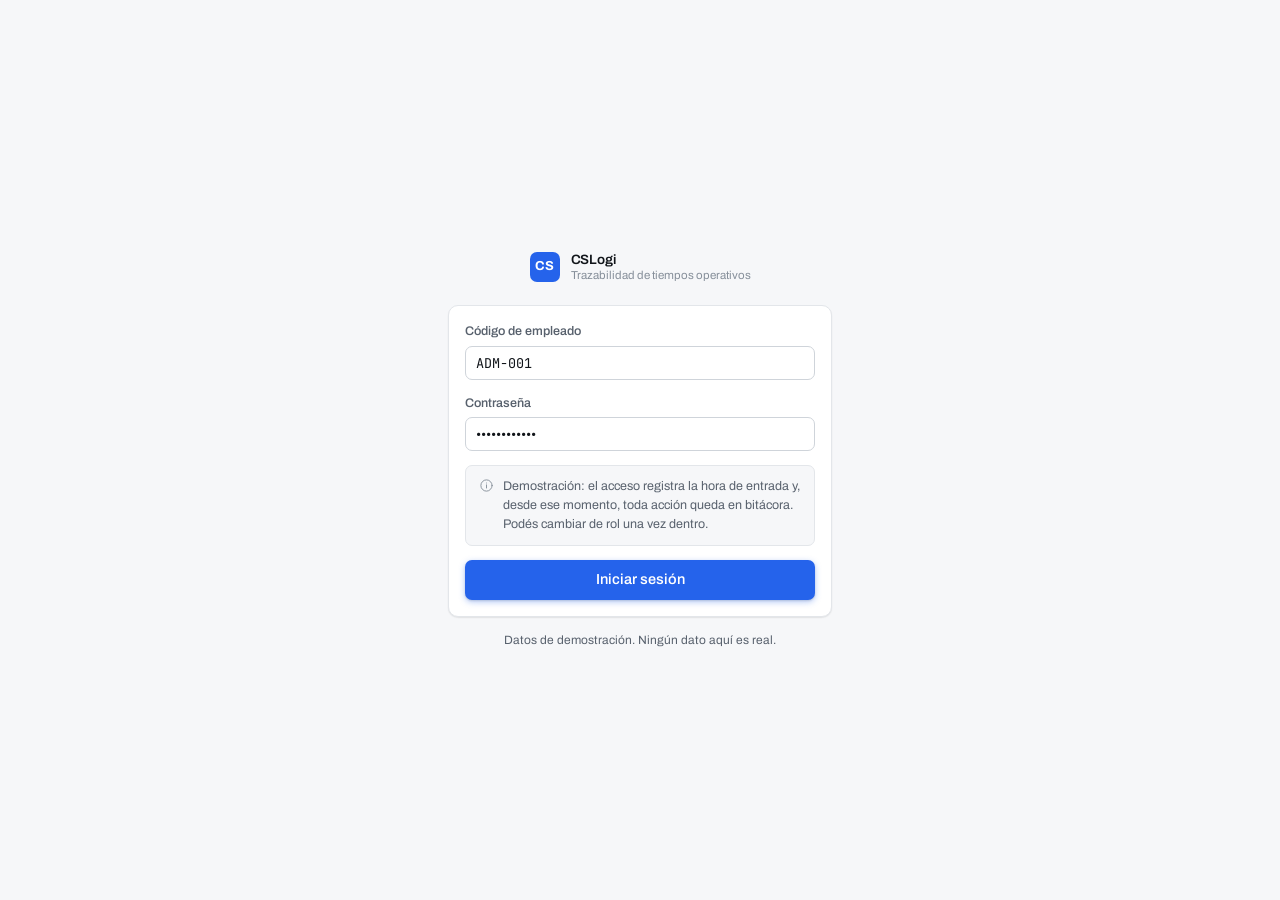
<file: index.html>
<!DOCTYPE html>
<html lang="es-GT">
<head>
<meta charset="utf-8">
<meta name="viewport" content="width=device-width, initial-scale=1">
<title>CSLogi · Trazabilidad de Tiempos Operativos</title>
<meta http-equiv="refresh" content="0; url=demo/">
<link rel="canonical" href="demo/">
<style>
  body {
    margin: 0; min-height: 100vh; display: grid; place-items: center;
    background: #f6f7f9; color: #11151a;
    font-family: -apple-system, BlinkMacSystemFont, "Segoe UI", Roboto, sans-serif;
  }
  .box { text-align: center; padding: 24px; }
  a { color: #2563eb; font-weight: 600; }
</style>
<link rel="icon" href="favicon.svg" type="image/svg+xml">
</head>
<body>
  <div class="box">
    <p>Abriendo la demo…</p>
    <p>Si no carga sola, <a href="demo/">entrá aquí</a>.</p>
  </div>
  <script>location.replace('demo/');</script>
</body>
</html>
</file>
<file: demo/styles.css>
/* ============================================================
   CSLogi · Trazabilidad de Tiempos Operativos
   Hoja de estilos — demo
   ============================================================ */

/* ---------- Tokens ---------- */
:root {
  --bg:            #ffffff;
  --bg-sunken:     #f6f7f9;
  --surface:       #ffffff;
  --surface-2:     #f6f7f9;
  --surface-3:     #eef0f3;
  --border:        #e3e6ea;
  --border-strong: #cfd4da;
  --text:          #11151a;
  --text-2:        #58616d;
  --text-3:        #868f9a;
  --accent:        #2563eb;
  --accent-hover:  #1d4ed8;
  --accent-fg:     #ffffff;
  --accent-soft:   #eef3ff;
  --accent-ring:   rgba(37, 99, 235, .35);

  --ok-fg:   #0f6b40; --ok-bg:   #e6f4ec; --ok-bd:   #bfe2cf;
  --run-fg:  #1d4ed8; --run-bg:  #eaf1fe; --run-bd:  #c4d7fb;
  --warn-fg: #8a5900; --warn-bg: #fdf3e0; --warn-bd: #f1dcaf;
  --late-fg: #b3261e; --late-bg: #fdeceb; --late-bd: #f4c9c5;
  --idle-fg: #69737e; --idle-bg: #f1f3f5; --idle-bd: #e0e4e8;

  --shadow-sm: 0 1px 2px rgba(16,21,26,.05), 0 1px 1px rgba(16,21,26,.04);
  --shadow-md: 0 4px 12px rgba(16,21,26,.07), 0 1px 3px rgba(16,21,26,.05);
  --shadow-lg: 0 16px 40px rgba(16,21,26,.14), 0 4px 10px rgba(16,21,26,.07);

  --r-sm: 5px; --r-md: 7px; --r-lg: 10px;
  --ease: cubic-bezier(.16,1,.3,1);
  --sidebar: 236px;
}

[data-theme="dark"] {
  --bg:            #212529;
  --bg-sunken:     #1a1e21;
  --surface:       #272c31;
  --surface-2:     #2d3238;
  --surface-3:     #343a41;
  --border:        #3a4148;
  --border-strong: #4c555e;
  --text:          #e9edf1;
  --text-2:        #a5afb9;
  --text-3:        #7c8793;
  --accent:        #5e8ef7;
  --accent-hover:  #7aa3f9;
  --accent-fg:     #10151b;
  --accent-soft:   #253148;
  --accent-ring:   rgba(94,142,247,.4);

  --ok-fg:   #6dd49b; --ok-bg:   #1c3327; --ok-bd:   #2f5a43;
  --run-fg:  #8fb3fb; --run-bg:  #1e2a42; --run-bd:  #34496f;
  --warn-fg: #e6bc64; --warn-bg: #36301d; --warn-bd: #5b4f2c;
  --late-fg: #f3968d; --late-bg: #392421; --late-bd: #603a35;
  --idle-fg: #99a3ad; --idle-bg: #2a2f35; --idle-bd: #3b424a;

  --shadow-sm: 0 1px 2px rgba(0,0,0,.3);
  --shadow-md: 0 4px 12px rgba(0,0,0,.35), 0 1px 3px rgba(0,0,0,.25);
  --shadow-lg: 0 16px 40px rgba(0,0,0,.5), 0 4px 10px rgba(0,0,0,.3);
}

/* ---------- Reset ---------- */
*, *::before, *::after { box-sizing: border-box; }
html, body { height: 100%; }
body {
  margin: 0;
  background: var(--bg-sunken);
  color: var(--text);
  font-family: Archivo, -apple-system, BlinkMacSystemFont, "Segoe UI", Roboto, sans-serif;
  font-size: 14px;
  line-height: 1.5;
  -webkit-font-smoothing: antialiased;
  text-rendering: optimizeLegibility;
}
h1,h2,h3,h4,p,figure { margin: 0; }
button, input, select, textarea { font: inherit; color: inherit; }
button { cursor: pointer; background: none; border: none; padding: 0; }
table { border-collapse: collapse; width: 100%; }
a { color: var(--accent); text-decoration: none; }

/* ---------- Superficies del navegador ---------- */
::selection { background: var(--accent-soft); color: var(--text); }
:root { caret-color: var(--accent); scrollbar-color: var(--border-strong) transparent; scrollbar-width: thin; }
::-webkit-scrollbar { width: 11px; height: 11px; }
::-webkit-scrollbar-track { background: transparent; }
::-webkit-scrollbar-thumb {
  background: var(--border-strong); border-radius: 99px;
  border: 3px solid var(--bg-sunken); background-clip: padding-box;
}
::-webkit-scrollbar-thumb:hover { background: var(--text-3); background-clip: padding-box; }
:focus { outline: none; }
:focus-visible { outline: 2px solid var(--accent); outline-offset: 2px; border-radius: 3px; }

.num { font-variant-numeric: tabular-nums; font-feature-settings: "tnum" 1; }
.mono {
  font-family: "JetBrains Mono", ui-monospace, "SF Mono", Menlo, Consolas, monospace;
  font-variant-numeric: tabular-nums;
}

/* ---------- Estructura ---------- */
.app { display: grid; grid-template-columns: var(--sidebar) 1fr; min-height: 100vh; }

/* ---------- Barra lateral ---------- */
.sidebar {
  background: var(--bg); border-right: 1px solid var(--border);
  display: flex; flex-direction: column;
  position: sticky; top: 0; height: 100vh;
}
.brand {
  display: flex; align-items: center; gap: 10px;
  padding: 18px 16px 16px; border-bottom: 1px solid var(--border);
}
.brand-mark {
  width: 30px; height: 30px; border-radius: var(--r-md);
  background: var(--accent); color: var(--accent-fg);
  display: grid; place-items: center; flex-shrink: 0;
  font-weight: 700; font-size: 13px; letter-spacing: -.02em;
}
.brand-name { font-weight: 600; font-size: 13.5px; letter-spacing: -.01em; line-height: 1.25; }
.brand-sub { font-size: 11.5px; color: var(--text-3); line-height: 1.25; }

.nav { padding: 10px 8px; flex: 1; overflow-y: auto; }
.nav-group-label {
  font-size: 10.5px; font-weight: 600; letter-spacing: .07em; text-transform: uppercase;
  color: var(--text-3); padding: 12px 8px 5px;
}
.nav-item {
  display: flex; align-items: center; gap: 9px; width: 100%;
  padding: 7px 8px; border-radius: var(--r-sm);
  color: var(--text-2); font-size: 13.5px; font-weight: 450;
  transition: background .12s var(--ease), color .12s var(--ease);
  text-align: left;
}
.nav-item:hover { background: var(--surface-2); color: var(--text); }
.nav-item[aria-current="page"] { background: var(--accent-soft); color: var(--accent); font-weight: 550; }
.nav-item svg { flex-shrink: 0; opacity: .85; }
.nav-item[aria-current="page"] svg { opacity: 1; }
.nav-badge {
  margin-left: auto; font-size: 11px; font-weight: 600; padding: 1px 6px;
  border-radius: 99px; background: var(--late-bg); color: var(--late-fg);
}

.sidebar-foot { border-top: 1px solid var(--border); padding: 10px; display: grid; gap: 8px; }
.role-switch { display: grid; gap: 5px; }
.role-switch-label {
  font-size: 10.5px; font-weight: 600; letter-spacing: .07em;
  text-transform: uppercase; color: var(--text-3);
}
.seg { display: flex; background: var(--surface-2); border-radius: var(--r-md); padding: 2px; gap: 2px; }
.seg button {
  flex: 1; padding: 5px 4px; border-radius: var(--r-sm);
  font-size: 11.5px; font-weight: 550; color: var(--text-2);
  transition: background .14s var(--ease), color .14s var(--ease);
}
.seg button:hover { color: var(--text); }
.seg button[aria-pressed="true"] { background: var(--surface); color: var(--text); box-shadow: var(--shadow-sm); }

.user-chip { display: flex; align-items: center; gap: 9px; padding: 6px 4px; }
.avatar {
  width: 28px; height: 28px; border-radius: 50%; flex-shrink: 0;
  background: var(--surface-3); color: var(--text-2);
  display: grid; place-items: center; font-size: 11px; font-weight: 650;
}
.user-name { font-size: 12.5px; font-weight: 550; line-height: 1.2; }
.user-meta { font-size: 11px; color: var(--text-3); line-height: 1.2; }
.icon-btn {
  width: 30px; height: 30px; border-radius: var(--r-sm); display: grid; place-items: center;
  color: var(--text-2); transition: background .12s var(--ease), color .12s var(--ease);
}
.icon-btn:hover { background: var(--surface-2); color: var(--text); }

/* ---------- Área principal ---------- */
.main { min-width: 0; display: flex; flex-direction: column; }
.topbar {
  position: sticky; top: 0; z-index: 20;
  background: color-mix(in srgb, var(--bg) 88%, transparent);
  backdrop-filter: saturate(1.6) blur(10px);
  border-bottom: 1px solid var(--border);
  display: flex; align-items: center; gap: 14px; padding: 0 22px; height: 54px;
}
.crumb { font-size: 13px; color: var(--text-3); display: flex; align-items: center; gap: 7px; }
.crumb strong { color: var(--text); font-weight: 600; }
.topbar-actions { margin-left: auto; display: flex; align-items: center; gap: 8px; }
.content { padding: 24px; max-width: 1380px; width: 100%; }
.page-head { margin-bottom: 20px; }
.page-title { font-size: 21px; font-weight: 650; letter-spacing: -.022em; }
.page-desc { color: var(--text-2); margin-top: 3px; font-size: 13.5px; }

/* ---------- Controles ---------- */
.btn {
  display: inline-flex; align-items: center; justify-content: center; gap: 7px;
  height: 34px; padding: 0 13px; border-radius: var(--r-md);
  border: 1px solid var(--border-strong); background: var(--surface);
  font-size: 13.5px; font-weight: 550; color: var(--text);
  box-shadow: var(--shadow-sm);
  transition: background .13s var(--ease), border-color .13s var(--ease), transform .13s var(--ease);
}
.btn:hover { background: var(--surface-2); border-color: var(--text-3); }
.btn:active { transform: translateY(.5px); }
.btn-primary {
  background: var(--accent); border-color: transparent; color: var(--accent-fg);
  box-shadow: 0 1px 2px rgba(16,21,26,.12), 0 2px 6px var(--accent-ring);
}
.btn-primary:hover { background: var(--accent-hover); border-color: transparent; }
.btn-danger { color: var(--late-fg); border-color: var(--late-bd); background: var(--late-bg); }
.btn-danger:hover { background: var(--late-bg); border-color: var(--late-fg); }
.btn-sm { height: 28px; padding: 0 10px; font-size: 12.5px; border-radius: var(--r-sm); }
.btn-lg { height: 40px; padding: 0 18px; font-size: 14.5px; }
.btn:disabled { opacity: .45; pointer-events: none; }
.btn-ghost { border-color: transparent; background: transparent; box-shadow: none; }
.btn-ghost:hover { background: var(--surface-2); border-color: transparent; }

.field { display: grid; gap: 5px; }
.label { font-size: 12.5px; font-weight: 550; color: var(--text-2); }
.hint { font-size: 12px; color: var(--text-3); }
.input, .select {
  height: 34px; padding: 0 10px; border-radius: var(--r-md);
  border: 1px solid var(--border-strong); background: var(--surface);
  font-size: 13.5px; width: 100%;
  transition: border-color .13s var(--ease), box-shadow .13s var(--ease);
}
.input:focus, .select:focus { border-color: var(--accent); box-shadow: 0 0 0 3px var(--accent-ring); outline: none; }
.input::placeholder { color: var(--text-3); }
.select {
  appearance: none; padding-right: 28px; cursor: pointer;
  background-image: url("data:image/svg+xml;utf8,<svg xmlns='http://www.w3.org/2000/svg' width='16' height='16' viewBox='0 0 24 24' fill='none' stroke='%23868f9a' stroke-width='2' stroke-linecap='round' stroke-linejoin='round'><polyline points='6 9 12 15 18 9'/></svg>");
  background-repeat: no-repeat; background-position: right 8px center;
}
.input-readonly { background: var(--surface-2); color: var(--text-2); }
.search-wrap { position: relative; }
.search-wrap svg { position: absolute; left: 10px; top: 50%; transform: translateY(-50%); color: var(--text-3); pointer-events: none; }
.search-wrap .input { padding-left: 32px; }

/* ---------- Tarjeta ---------- */
.card {
  background: var(--surface); border: 1px solid var(--border);
  border-radius: var(--r-lg); box-shadow: var(--shadow-sm);
}
.card-head {
  padding: 13px 16px; border-bottom: 1px solid var(--border);
  display: flex; align-items: center; gap: 12px;
}
.card-title { font-size: 14px; font-weight: 600; letter-spacing: -.01em; }
.card-body { padding: 16px; }
.card-foot { padding: 12px 16px; border-top: 1px solid var(--border); display: flex; gap: 8px; align-items: center; }

/* ---------- Insignias de estado ---------- */
.badge {
  display: inline-flex; align-items: center; gap: 5px;
  height: 22px; padding: 0 8px; border-radius: var(--r-sm);
  font-size: 11.5px; font-weight: 600; letter-spacing: -.005em;
  border: 1px solid transparent; white-space: nowrap;
}
.badge svg { width: 12px; height: 12px; flex-shrink: 0; }
.b-ok   { color: var(--ok-fg);   background: var(--ok-bg);   border-color: var(--ok-bd); }
.b-run  { color: var(--run-fg);  background: var(--run-bg);  border-color: var(--run-bd); }
.b-warn { color: var(--warn-fg); background: var(--warn-bg); border-color: var(--warn-bd); }
.b-late { color: var(--late-fg); background: var(--late-bg); border-color: var(--late-bd); }
.b-idle { color: var(--idle-fg); background: var(--idle-bg); border-color: var(--idle-bd); }
.b-verde { color: var(--ok-fg);   background: var(--ok-bg);   border-color: var(--ok-bd); }
.b-rojo  { color: var(--late-fg); background: var(--late-bg); border-color: var(--late-bd); }

/* ---------- Tablas ---------- */
.tbl { font-size: 13.5px; }
.tbl th {
  text-align: left; font-size: 11px; font-weight: 650; letter-spacing: .055em;
  text-transform: uppercase; color: var(--text-3);
  padding: 9px 12px; border-bottom: 1px solid var(--border); white-space: nowrap;
}
.tbl td { padding: 10px 12px; border-bottom: 1px solid var(--border); vertical-align: middle; }
.tbl tbody tr:last-child td { border-bottom: none; }
.tbl tbody tr { transition: background .1s var(--ease); }
.tbl-rows tbody tr:hover { background: var(--surface-2); cursor: pointer; }
.tbl .r { text-align: right; }
.tbl .c { text-align: center; }

/* ---------- Métricas ---------- */
.metrics { display: grid; grid-template-columns: repeat(auto-fit, minmax(168px, 1fr)); gap: 12px; }
.metric {
  background: var(--surface); border: 1px solid var(--border);
  border-radius: var(--r-lg); padding: 13px 15px; box-shadow: var(--shadow-sm);
}
.metric-label { font-size: 12px; color: var(--text-2); font-weight: 500; }
.metric-value {
  font-size: 25px; font-weight: 650; letter-spacing: -.035em;
  margin-top: 3px; line-height: 1.1;
}
.metric-value small { font-size: 14px; font-weight: 500; color: var(--text-3); letter-spacing: 0; }
.metric-note { font-size: 11.5px; color: var(--text-3); margin-top: 3px; }
.metric.is-clickable { cursor: pointer; transition: border-color .13s var(--ease), box-shadow .13s var(--ease); }
.metric.is-clickable:hover { border-color: var(--border-strong); box-shadow: var(--shadow-md); }
.v-ok { color: var(--ok-fg); } .v-late { color: var(--late-fg); } .v-warn { color: var(--warn-fg); }

/* ---------- Encabezado del file ---------- */
.file-head { display: flex; align-items: flex-start; gap: 18px; flex-wrap: wrap; margin-bottom: 18px; }
.file-code {
  font-size: 30px; font-weight: 680; letter-spacing: -.035em; line-height: 1.05;
  font-variant-numeric: tabular-nums;
}
.file-meta { color: var(--text-2); font-size: 13.5px; margin-top: 4px; display: flex; gap: 7px; flex-wrap: wrap; align-items: center; }
.dot-sep { color: var(--text-3); }
.file-head-actions { margin-left: auto; display: flex; gap: 8px; align-items: center; }

/* ---------- Stepper ---------- */
.route-divider {
  display: flex; align-items: center; gap: 12px; margin: 22px 0 14px; padding-left: 4px;
}
.route-divider { max-width: 1080px; }
.route-divider::after { content: ""; flex: 1; height: 1px; background: var(--border); }
.route-label {
  font-size: 11px; font-weight: 650; letter-spacing: .07em; text-transform: uppercase; color: var(--text-3);
}

.steps { display: grid; gap: 0; position: relative; max-width: 1080px; }
.step {
  display: grid; grid-template-columns: 36px 1fr; gap: 0; position: relative;
}
.step-rail { position: relative; display: flex; justify-content: center; padding-top: 13px; }
.step-rail::before {
  content: ""; position: absolute; top: 0; bottom: 0; left: 50%;
  width: 1px; background: var(--border); transform: translateX(-.5px);
}
.step:first-child .step-rail::before { top: 13px; }
.step:last-child .step-rail::before { bottom: calc(100% - 13px); }
.step-marker {
  position: relative; z-index: 1; width: 22px; height: 22px; border-radius: 50%;
  display: grid; place-items: center; font-size: 10.5px; font-weight: 650;
  border: 1px solid var(--border-strong); background: var(--surface); color: var(--text-3);
  font-variant-numeric: tabular-nums;
  transition: background .25s var(--ease), border-color .25s var(--ease), color .25s var(--ease);
}
.step-marker svg { width: 13px; height: 13px; }
.m-ok   { background: var(--ok-fg);   border-color: var(--ok-fg);   color: #fff; }
.m-late { background: var(--late-fg); border-color: var(--late-fg); color: #fff; }
.m-warn { background: var(--warn-fg); border-color: var(--warn-fg); color: #fff; }
.m-run  { background: var(--accent);  border-color: var(--accent);  color: var(--accent-fg); }
.m-na   { background: var(--idle-bg); border-color: var(--border-strong); color: var(--idle-fg); }
[data-theme="dark"] .m-ok, [data-theme="dark"] .m-late, [data-theme="dark"] .m-warn { color: #11151a; }

.step-body { padding: 7px 0 7px 12px; min-width: 0; }
.step-card {
  border: 1px solid var(--border); border-radius: var(--r-md);
  background: var(--surface); padding: 10px 13px;
  display: grid; grid-template-columns: minmax(180px, 1.7fr) 128px 100px 112px auto;
  gap: 12px; align-items: center;
  transition: border-color .2s var(--ease), box-shadow .2s var(--ease), background .2s var(--ease);
}
.step-card.is-pending { background: transparent; border-style: dashed; }
.step-card.is-pending .step-name { color: var(--text-3); }
.step-card.is-active {
  border-color: var(--accent); box-shadow: 0 0 0 3px var(--accent-ring), var(--shadow-md);
  background: var(--surface);
}
.step-card.is-na { opacity: .62; }
.step-n { font-size: 11px; color: var(--text-3); font-weight: 600; font-variant-numeric: tabular-nums; }
.step-name { font-size: 13.5px; font-weight: 550; letter-spacing: -.008em; }
.step-resp { font-size: 12px; color: var(--text-2); margin-top: 2px; display: flex; align-items: center; gap: 5px; }
.step-col-label { font-size: 10.5px; color: var(--text-3); font-weight: 600; letter-spacing: .05em; text-transform: uppercase; }
.step-time { font-size: 12.5px; margin-top: 1px; }
.step-hours { font-size: 15px; font-weight: 620; letter-spacing: -.02em; }
.step-hours small { font-size: 11.5px; font-weight: 500; color: var(--text-3); letter-spacing: 0; }
.step-actions { display: flex; gap: 6px; justify-content: flex-end; align-items: center; }
.step-sel { height: 26px; font-size: 12px; padding: 0 24px 0 7px; background-position: right 5px center; max-width: 210px; }

.ticking { animation: pulse 2.4s var(--ease) infinite; }
@keyframes pulse { 0%,100% { opacity: 1 } 50% { opacity: .45 } }
.step-done-flash { animation: flash .6s var(--ease); }
@keyframes flash {
  0%   { background: var(--ok-bg); }
  100% { background: var(--surface); }
}

/* ---------- Bitácora ---------- */
.log { display: grid; gap: 0; }
.log-row {
  display: grid; grid-template-columns: 136px 20px 1fr; gap: 10px;
  padding: 9px 0; border-bottom: 1px solid var(--border); align-items: start;
}
.log-row:last-child { border-bottom: none; }
.log-time { font-size: 12px; color: var(--text-3); }
.log-ico { display: grid; place-items: center; padding-top: 1px; color: var(--text-3); }
.log-txt { font-size: 13px; }
.log-who { color: var(--text-2); font-size: 12px; margin-top: 1px; }
.log-diff {
  margin-top: 5px; font-size: 12px; background: var(--surface-2);
  border: 1px solid var(--border); border-radius: var(--r-sm); padding: 5px 8px;
  display: grid; gap: 2px;
}
.log-diff s { color: var(--late-fg); text-decoration-thickness: 1px; }
.log-diff b { color: var(--ok-fg); font-weight: 600; }

/* ---------- Gráficas ---------- */
.bars { display: grid; gap: 9px; }
.bar-row { display: grid; grid-template-columns: 1fr 72px; gap: 12px; align-items: center; }
.bar-label { font-size: 12.5px; }
.bar-track { height: 7px; border-radius: 99px; background: var(--surface-3); overflow: hidden; margin-top: 5px; }
.bar-fill {
  height: 100%; width: 100%; border-radius: 99px;
  transform-origin: left center; transform: scaleX(var(--p, 0));
  transition: transform .5s var(--ease);
}
.bar-val { text-align: right; font-size: 13px; font-weight: 600; }
.bar-pair { display: grid; gap: 3px; }
.bar-mini { font-size: 11px; color: var(--text-3); }

/* ---------- Modal ---------- */
.overlay {
  position: fixed; inset: 0; z-index: 100; background: rgba(16,21,26,.45);
  display: grid; place-items: center; padding: 22px;
  animation: fade .18s var(--ease);
}
[data-theme="dark"] .overlay { background: rgba(0,0,0,.6); }
@keyframes fade { from { opacity: 0 } to { opacity: 1 } }
.modal {
  background: var(--surface); border: 1px solid var(--border);
  border-radius: var(--r-lg); box-shadow: var(--shadow-lg);
  width: min(100%, 540px); max-height: 88vh; display: flex; flex-direction: column;
  animation: rise .22s var(--ease);
}
.modal.is-wide { width: min(100%, 880px); }
@keyframes rise { from { opacity: 0; transform: translateY(8px) scale(.99) } to { opacity: 1; transform: none } }
.modal-head { padding: 15px 18px; border-bottom: 1px solid var(--border); display: flex; align-items: center; gap: 12px; }
.modal-title { font-size: 15.5px; font-weight: 620; letter-spacing: -.015em; }
.modal-body { padding: 18px; overflow-y: auto; }
.modal-foot { padding: 13px 18px; border-top: 1px solid var(--border); display: flex; gap: 8px; justify-content: flex-end; }

/* ---------- Varios ---------- */
.grid-2 { display: grid; grid-template-columns: repeat(auto-fit, minmax(230px, 1fr)); gap: 14px; }
.grid-3 { display: grid; grid-template-columns: repeat(auto-fit, minmax(290px, 1fr)); gap: 14px; }
.stack { display: grid; gap: 14px; }
.row { display: flex; gap: 8px; align-items: center; flex-wrap: wrap; }
.spacer { flex: 1; }
.muted { color: var(--text-2); }
.tiny { font-size: 12px; }
.empty { padding: 44px 20px; text-align: center; color: var(--text-3); }
.empty-icon { color: var(--border-strong); margin-bottom: 10px; }
.empty-title { font-size: 14.5px; font-weight: 600; color: var(--text-2); }
.empty-desc { font-size: 13px; margin-top: 3px; }
.toast-wrap { position: fixed; bottom: 20px; right: 20px; z-index: 200; display: grid; gap: 8px; }
.toast {
  background: var(--surface); border: 1px solid var(--border); border-radius: var(--r-md);
  box-shadow: var(--shadow-lg); padding: 11px 14px; font-size: 13px;
  display: flex; align-items: center; gap: 9px; min-width: 260px;
  animation: slide .24s var(--ease);
}
@keyframes slide { from { opacity: 0; transform: translateX(14px) } to { opacity: 1; transform: none } }
.toast-ok svg { color: var(--ok-fg); } .toast-mail svg { color: var(--accent); }

.note {
  border: 1px solid var(--border); background: var(--surface-2);
  border-radius: var(--r-md); padding: 11px 13px; font-size: 12.5px; color: var(--text-2);
  display: flex; gap: 9px; align-items: flex-start;
}
.note svg { flex-shrink: 0; margin-top: 1px; color: var(--text-3); }
.note-warn { background: var(--warn-bg); border-color: var(--warn-bd); color: var(--warn-fg); }
.note-warn svg { color: var(--warn-fg); }

.kv { display: grid; grid-template-columns: 170px 1fr; gap: 8px 14px; font-size: 13.5px; }
.kv dt { color: var(--text-2); }
.kv dd { margin: 0; font-weight: 520; }

/* ---------- Vista previa del informe ---------- */
.sheet {
  background: #fff; color: #11151a; border-radius: var(--r-md);
  box-shadow: var(--shadow-lg); padding: 38px 42px; max-width: 760px; margin: 0 auto;
  font-size: 12.5px;
}
.sheet h1 { font-size: 19px; letter-spacing: -.02em; }
.sheet .sheet-brand { display: flex; align-items: center; gap: 11px; padding-bottom: 14px; border-bottom: 2px solid #11151a; }
.sheet .sheet-logo {
  width: 36px; height: 36px; border-radius: 7px; background: #2563eb; color: #fff;
  display: grid; place-items: center; font-weight: 700; font-size: 14px;
}
.sheet table { font-size: 11.5px; }
.sheet th { text-transform: uppercase; font-size: 9.5px; letter-spacing: .06em; color: #58616d; border-bottom: 1px solid #cfd4da; padding: 6px 7px; text-align: left; }
.sheet td { border-bottom: 1px solid #e3e6ea; padding: 6px 7px; }
.sheet-foot { margin-top: 22px; padding-top: 11px; border-top: 1px solid #cfd4da; font-size: 10.5px; color: #58616d; display: flex; }

/* ---------- Login ---------- */
.login-screen { min-height: 100vh; display: grid; place-items: center; padding: 22px; background: var(--bg-sunken); }
.login-card { width: min(100%, 384px); }
.login-brand { display: flex; align-items: center; gap: 11px; margin-bottom: 22px; justify-content: center; }

/* ---------- Responsive ---------- */
@media (max-width: 1100px) {
  .step-card { grid-template-columns: minmax(150px,1.5fr) 112px 88px auto; }
  .step-card > .step-col-exp { display: none; }
}
@media (max-width: 860px) {
  .app { grid-template-columns: minmax(0, 1fr); }
  .sidebar { position: static; height: auto; border-right: none; border-bottom: 1px solid var(--border); min-width: 0; }
  .nav { display: flex; overflow-x: auto; padding: 8px; gap: 4px; }
  .nav-group-label { display: none; }
  .nav-item { white-space: nowrap; width: auto; }
  .sidebar-foot { display: flex; align-items: center; flex-wrap: wrap; }
  .role-switch { flex: 1; min-width: 180px; }
  .content { padding: 16px; min-width: 0; }
  .topbar { padding: 0 16px; }
  .step { grid-template-columns: 28px minmax(0, 1fr); }
  .step-body { padding-left: 9px; }
  .step-card { grid-template-columns: minmax(0, 1fr); gap: 9px; }
  .step-col-exp { display: block; }
  .step-actions { justify-content: flex-start; }
  .step-sel { max-width: 100%; }
  .file-code { font-size: 25px; }
  .file-head-actions { margin-left: 0; width: 100%; flex-wrap: wrap; }
  /* Las tablas anchas se desplazan dentro de su tarjeta, no estiran la página */
  .card { overflow-x: auto; }
  .tbl { min-width: 620px; }
  .sheet { padding: 22px 18px; }
  .kv { grid-template-columns: 1fr; gap: 2px 0; }
  .kv dd { margin-bottom: 8px; }
}

@media (prefers-reduced-motion: reduce) {
  *, *::before, *::after { animation-duration: .01ms !important; transition-duration: .01ms !important; }
}
</file>
